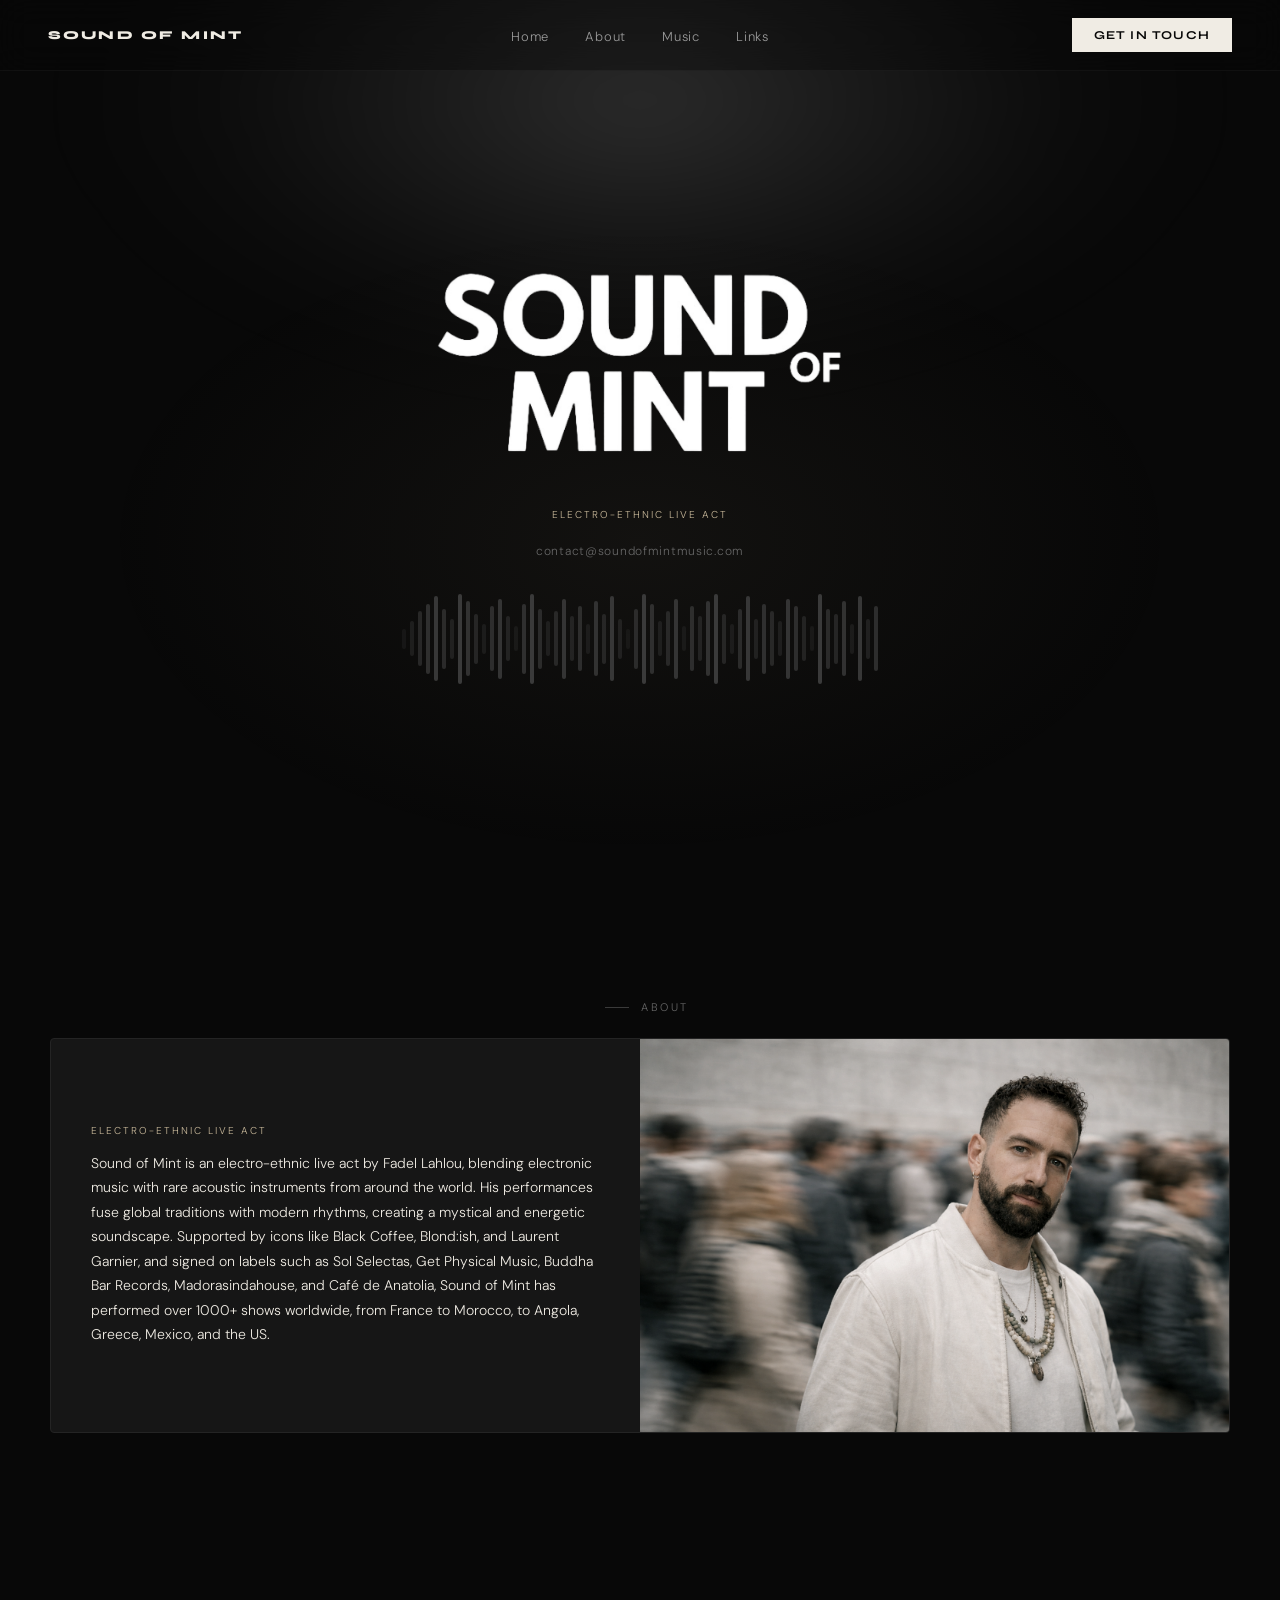
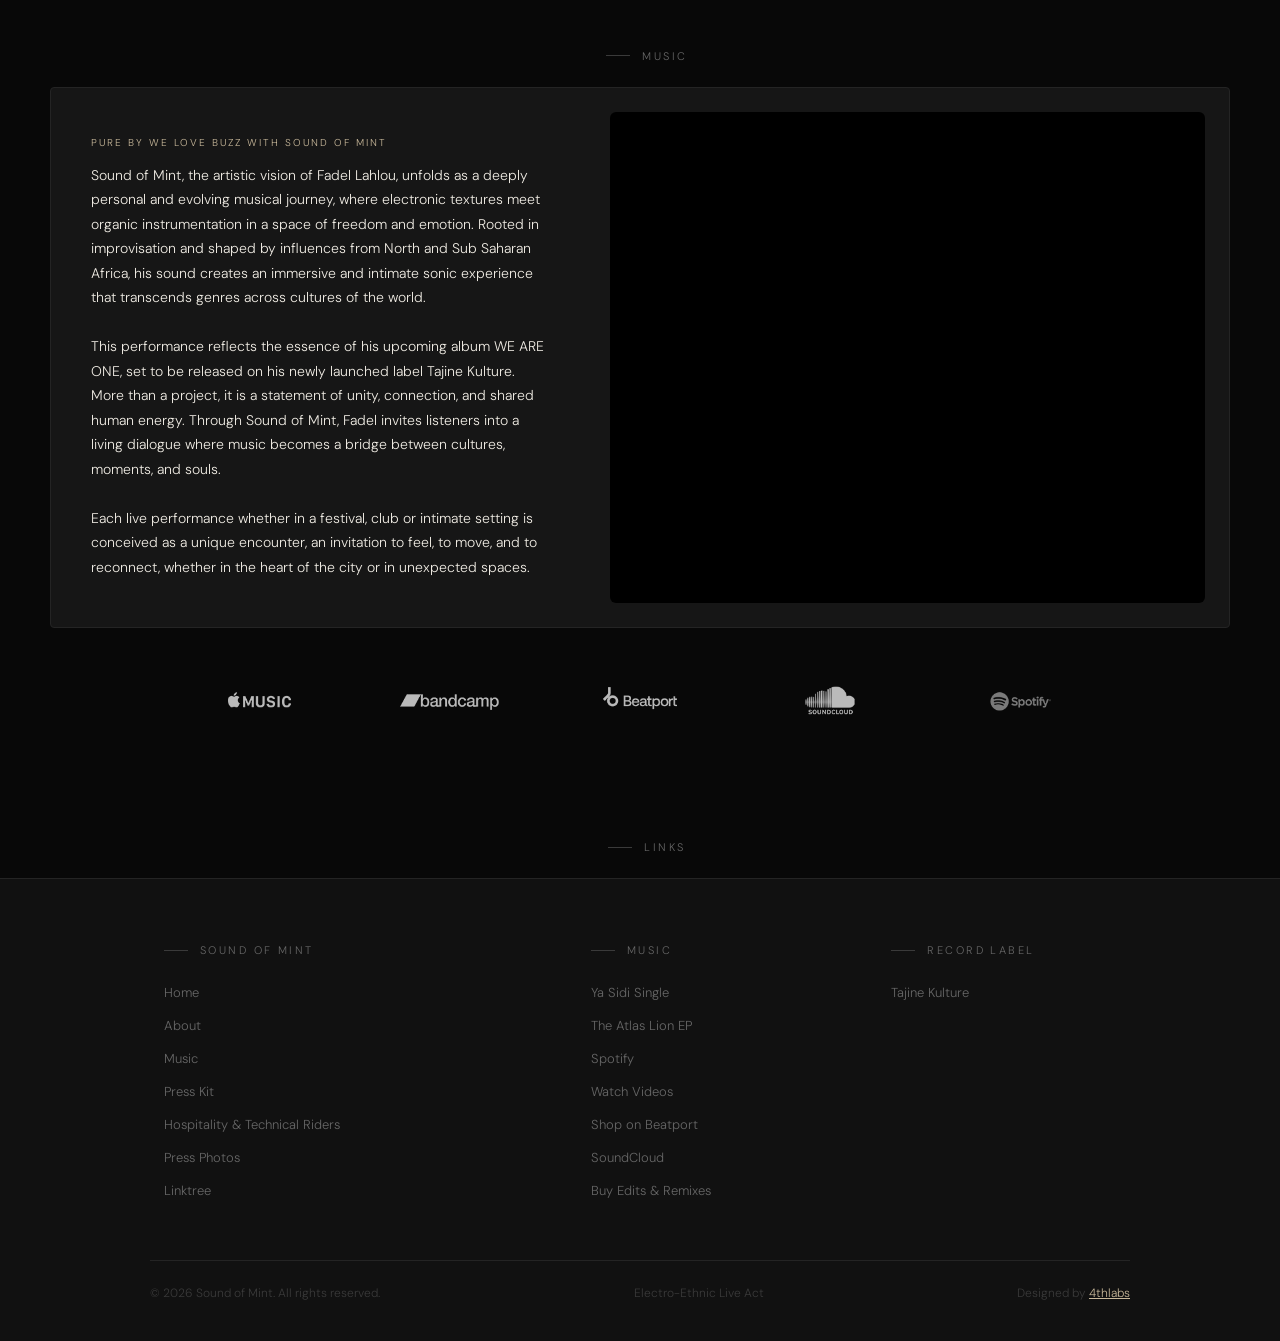
<file: index.html>
<!DOCTYPE html>
<html lang="en">
<head>
  <meta charset="UTF-8">
  <meta name="viewport" content="width=device-width, initial-scale=1.0">
  <title>Sound of Mint - Electro-Ethnic Live Act</title>
  <link rel="preconnect" href="https://fonts.googleapis.com">
  <link href="https://fonts.googleapis.com/css2?family=Bebas+Neue&family=Syne:wght@400;600;700;800&family=DM+Sans:wght@300;400;500&display=swap" rel="stylesheet">

  <style>
    :root {
      --black: #080808;
      --dark: #111111;
      --card: #161616;
      --border: #242424;
      --muted: #3a3a3a;
      --text-dim: #666;
      --text-mid: #999;
      --text: #cccccc;
      --white: #f0ece4;
      --accent: #c8b89a;
      --accent2: #a89070;
    }

    * { margin: 0; padding: 0; box-sizing: border-box; }
    html { scroll-behavior: smooth; }

    body {
      background: var(--black);
      color: var(--text);
      font-family: 'DM Sans', sans-serif;
      font-weight: 300;
      overflow-x: hidden;
    }

    .top-light {
      position: fixed;
      top: 0;
      left: 0;
      width: 100%;
      height: 400px;
      pointer-events: none;
      z-index: 0;
      overflow: hidden;
    }

    .top-light::before {
      content: "";
      position: absolute;
      top: -200px;
      left: 50%;
      transform: translateX(-50%);
      width: 1200px;
      height: 600px;
      background: radial-gradient(
        ellipse at center,
        rgba(255,255,255,0.15) 0%,
        rgba(255,255,255,0.08) 25%,
        rgba(255,255,255,0.02) 50%,
        transparent 70%
      );
      filter: blur(40px);
      animation: shineMove 8s ease-in-out infinite;
    }

    @keyframes shineMove {
      0% { transform: translateX(-50%) scale(1); opacity: 0.6; }
      50% { transform: translateX(-48%) scale(1.05); opacity: 1; }
      100% { transform: translateX(-52%) scale(1); opacity: 0.6; }
    }

    nav {
      position: fixed;
      top: 0;
      left: 0;
      right: 0;
      z-index: 1000;
      display: flex;
      align-items: center;
      justify-content: space-between;
      padding: 18px 48px;
      backdrop-filter: blur(16px);
      border-bottom: 1px solid rgba(255,255,255,0.04);
      background: rgba(8, 8, 8, 0.35);
    }

    .nav-logo {
      font-family: 'Syne', sans-serif;
      font-weight: 800;
      font-size: 12px;
      letter-spacing: 0.18em;
      text-transform: uppercase;
      color: var(--white);
      text-decoration: none;
      white-space: nowrap;
    }

    .nav-links {
      display: flex;
      gap: 36px;
      list-style: none;
      position: absolute;
      left: 50%;
      transform: translateX(-50%);
    }

    .nav-links a {
      font-family: 'DM Sans', sans-serif;
      font-size: 13px;
      color: var(--text-mid);
      text-decoration: none;
      letter-spacing: 0.06em;
      transition: color 0.2s;
    }

    .nav-links a:hover { color: var(--white); }

    .nav-actions {
      display: flex;
      align-items: center;
      gap: 14px;
    }

    .nav-cta {
      font-family: 'Syne', sans-serif;
      font-size: 12px;
      font-weight: 700;
      letter-spacing: 0.1em;
      text-transform: uppercase;
      color: var(--black);
      background: var(--white);
      border: none;
      padding: 10px 22px;
      cursor: pointer;
      transition: background 0.2s, color 0.2s;
    }

    .nav-cta:hover { background: var(--accent); }

    .menu-toggle {
      display: none;
      width: 42px;
      height: 42px;
      border: 1px solid var(--border);
      background: rgba(255,255,255,0.03);
      color: var(--white);
      cursor: pointer;
      align-items: center;
      justify-content: center;
      padding: 0;
    }

    .menu-toggle span,
    .menu-toggle::before,
    .menu-toggle::after {
      content: "";
      display: block;
      width: 18px;
      height: 1.5px;
      background: var(--white);
      transition: transform 0.25s ease, opacity 0.25s ease;
      position: absolute;
    }

    .menu-toggle span { transform: translateY(0); }
    .menu-toggle::before { transform: translateY(-6px); }
    .menu-toggle::after { transform: translateY(6px); }

    .menu-toggle.active span { opacity: 0; }
    .menu-toggle.active::before { transform: rotate(45deg); }
    .menu-toggle.active::after { transform: rotate(-45deg); }

    .mobile-menu {
      display: none;
      position: fixed;
      top: 79px;
      left: 16px;
      right: 16px;
      z-index: 999;
      background: rgba(17, 17, 17, 0.98);
      border: 1px solid var(--border);
      padding: 18px;
    }

    .mobile-menu.open { display: block; }

    .mobile-menu a {
      display: block;
      color: var(--white);
      text-decoration: none;
      font-size: 14px;
      padding: 14px 4px;
      border-bottom: 1px solid rgba(255,255,255,0.06);
    }

    .mobile-menu a:last-child { border-bottom: none; }

    section {
      position: relative;
      z-index: 1;
      padding: 100px 48px;
    }

    .hero {
      min-height: 100vh;
      display: flex;
      flex-direction: column;
      align-items: center;
      justify-content: center;
      text-align: center;
      padding: 120px 24px 80px;
      position: relative;
      overflow: hidden;
    }

    .hero::before {
      content: '';
      position: absolute;
      inset: 0;
      background: radial-gradient(ellipse 60% 50% at 50% 60%, rgba(200,184,154,0.06) 0%, transparent 70%);
      pointer-events: none;
    }

    .hero-logo {
      display: block;
      margin: 0 auto 40px auto;
      max-width: 420px;
      width: 80%;
      height: auto;
      position: relative;
      z-index: 1;
    }

    .service-tag {
      font-family: 'DM Sans', sans-serif;
      font-size: 10px;
      letter-spacing: 0.2em;
      text-transform: uppercase;
      color: var(--accent);
      margin-bottom: 14px;
      position: relative;
      z-index: 1;
    }

    .hero-email {
      font-size: 12px;
      color: var(--text-dim);
      letter-spacing: 0.06em;
      margin-top: 8px;
      position: relative;
      z-index: 1;
    }

    .waveform-wrap {
      width: 100%;
      max-width: 700px;
      margin: 40px auto 0;
      display: flex;
      align-items: center;
      justify-content: center;
      gap: 4px;
      height: 80px;
      position: relative;
      z-index: 1;
    }

    .waveform-wrap .bar {
      width: 4px;
      border-radius: 2px;
      background: var(--muted);
      animation: wavePulse 1.4s ease-in-out infinite;
      transform-origin: bottom;
    }

    @keyframes wavePulse {
      0%, 100% { transform: scaleY(0.3); opacity: 0.4; }
      50% { transform: scaleY(1); opacity: 1; }
    }

    .section-label {
      font-family: 'DM Sans', sans-serif;
      font-size: 11px;
      letter-spacing: 0.22em;
      text-transform: uppercase;
      color: var(--text-dim);
      margin-bottom: 24px;
      display: flex;
      align-items: center;
      gap: 12px;
      padding-left: 14px;
    }

    .section-label::before {
      content: "";
      width: 24px;
      height: 1px;
      background: var(--muted);
    }

    .services-inner {
      max-width: 1180px;
      margin: 0 auto;
    }

    .service-card {
      display: grid;
      grid-template-columns: 1fr 1fr;
      background: var(--card);
      border: 1px solid var(--border);
      border-radius: 4px;
      overflow: hidden;
      transition: border-color 0.3s;
      margin-bottom: 16px;
    }

    .service-card:hover { border-color: var(--accent2); }

    .service-content {
      padding: 48px 40px;
      display: flex;
      flex-direction: column;
      justify-content: center;
      max-width: 620px;
    }

    .service-card p {
      font-size: 14px;
      color: var(--white);
      line-height: 1.75;
      margin-bottom: 0;
    }

    .service-image {
      position: relative;
      overflow: hidden;
    }

    .service-image img {
      width: 100%;
      height: 100%;
      object-fit: cover;
      display: block;
      filter: grayscale(30%) contrast(1.1);
      transition: transform 0.5s;
    }

    .music-feature {
      grid-template-columns: 1fr 1.2fr;
      align-items: stretch;
    }

    .music-video-wrap {
      display: flex;
      align-items: stretch;
      justify-content: center;
      padding: 24px;
      min-height: 100%;
    }

    .video-frame {
      width: 100%;
      height: 100%;
      min-height: 420px;
      background: #000;
      border-radius: 6px;
      overflow: hidden;
    }

    .video-frame iframe {
      width: 100%;
      height: 100%;
      border: 0;
      display: block;
    }

    .logos-row {
      max-width: 1180px;
      margin: 28px auto 0;
      display: flex;
      justify-content: center;
      align-items: center;
      gap: 64px;
      flex-wrap: wrap;
      padding: 18px 0 0;
    }

    .logos-row a {
      display: flex;
      align-items: center;
      justify-content: center;
      text-decoration: none;
    }

    .logos-row img.logo-item {
      height: 56px;
      width: auto;
      max-width: 160px;
      display: block;
      object-fit: contain;
      opacity: 0.72;
      filter: grayscale(100%);
      transition: opacity 0.25s ease, filter 0.25s ease, transform 0.25s ease;
    }

    .logos-row img.logo-item:hover {
      opacity: 1;
      filter: grayscale(0%);
      transform: scale(1.06);
    }

    footer {
      position: relative;
      z-index: 1;
      background: var(--dark);
      border-top: 1px solid var(--border);
      padding: 64px 48px 40px;
    }

    .footer-inner {
      max-width: 980px;
      margin: 0 auto;
      display: grid;
      grid-template-columns: 1.5fr 1fr 1fr;
      gap: 48px;
      margin-bottom: 48px;
    }

    .footer-col ul {
      list-style: none;
      padding-left: 14px;
    }

    .footer-col ul li {
      margin-bottom: 12px;
    }

    .footer-col ul li a {
      font-size: 13px;
      color: var(--text-dim);
      text-decoration: none;
      transition: color 0.2s;
    }

    .footer-col ul li a:hover { color: var(--white); }

    .footer-bottom {
      max-width: 980px;
      margin: 0 auto;
      padding-top: 24px;
      border-top: 1px solid var(--border);
      display: flex;
      justify-content: space-between;
      align-items: center;
      gap: 12px;
      flex-wrap: wrap;
    }

    .footer-bottom p {
      font-size: 12px;
      color: var(--muted);
    }

    .fade-up {
      opacity: 0;
      transform: translateY(30px);
      transition: opacity 0.7s ease, transform 0.7s ease;
    }

    .fade-up.visible {
      opacity: 1;
      transform: translateY(0);
    }

    @media (max-width: 1024px) {
      nav { padding: 18px 24px; }

      .nav-links {
        gap: 26px;
      }

      .hero-logo { max-width: 340px; }

      .logos-row { gap: 42px; }

      .logos-row img.logo-item {
        height: 48px;
        max-width: 145px;
      }
    }

    @media (max-width: 900px) {
      .nav-links {
        display: none;
      }

      .menu-toggle {
        display: inline-flex;
        position: relative;
      }

      .service-card,
      .music-feature {
        grid-template-columns: 1fr;
      }

      .service-content {
        max-width: 100%;
        padding: 32px 24px 20px;
      }

      .music-video-wrap {
        padding: 0 24px 24px;
        margin-top: 0;
      }

      .video-frame {
        width: 100%;
        min-height: auto;
        aspect-ratio: 16 / 9;
        border-radius: 10px;
        overflow: hidden;
      }

      .video-frame iframe {
        width: 100%;
        height: 100%;
        display: block;
      }

      .logos-row {
        gap: 28px;
        padding-top: 24px;
      }

      .logos-row img.logo-item {
        height: 40px;
        max-width: 130px;
      }

      .footer-inner {
        grid-template-columns: 1fr;
        gap: 28px;
      }

      .footer-bottom {
        justify-content: center;
        text-align: center;
      }
    }

    @media (max-width: 768px) {
      nav {
        padding: 16px 20px;
      }

      section {
        padding: 64px 20px;
      }

      footer {
        padding: 48px 20px 32px;
      }

      .hero {
        min-height: auto;
        padding: 140px 20px 90px;
      }

      .hero-logo {
        max-width: 260px;
        width: 85%;
      }

      .nav-logo {
        max-width: 150px;
        overflow: hidden;
        text-overflow: ellipsis;
      }

      .nav-cta {
        padding: 10px 16px;
        font-size: 11px;
      }

      .waveform-wrap {
        height: 64px;
        gap: 3px;
      }

      .waveform-wrap .bar {
        width: 3px;
      }
    }

    @media (max-width: 520px) {
      .service-content {
        padding: 28px 20px 18px;
      }

      .music-video-wrap {
        padding: 0 20px 20px;
      }

      .video-frame {
        border-radius: 8px;
      }

      .logos-row {
        gap: 22px;
      }

      .logos-row img.logo-item {
        height: 34px;
        max-width: 110px;
      }

      .hero-email {
        font-size: 11px;
      }

      .nav-logo {
        font-size: 10px;
        letter-spacing: 0.14em;
      }
    }
  </style>
</head>
<body>
  <div class="top-light"></div>

  <nav>
    <a href="#home" class="nav-logo">Sound of Mint</a>

    <ul class="nav-links">
      <li><a href="#home">Home</a></li>
      <li><a href="#services">About</a></li>
      <li><a href="#about">Music</a></li>
      <li><a href="#contact">Links</a></li>
    </ul>

    <div class="nav-actions">
      <a href="mailto:contact@soundofmintmusic.com">
        <button class="nav-cta">Get in touch</button>
      </a>
      <button class="menu-toggle" id="menuToggle" aria-label="Open menu">
        <span></span>
      </button>
    </div>
  </nav>

  <div class="mobile-menu" id="mobileMenu">
    <a href="#home">Home</a>
    <a href="#services">About</a>
    <a href="#about">Music</a>
    <a href="#contact">Links</a>
  </div>

  <section class="hero" id="home">
    <img src="logo.png" alt="Sound of Mint Logo" class="hero-logo">
    <div class="service-tag">Electro-Ethnic Live Act</div>
    <p class="hero-email">contact@soundofmintmusic.com</p>
    <div class="waveform-wrap" id="waveform"></div>
  </section>

  <section class="services" id="services">
    <div class="services-inner">
      <div style="text-align:center; margin-bottom:16px;">
        <div class="section-label" style="justify-content:center">About</div>
      </div>

      <div class="service-card fade-up">
        <div class="service-content">
          <div class="service-tag">Electro-ethnic live act</div>
          <p>Sound of Mint is an electro-ethnic live act by Fadel Lahlou, blending electronic music with rare acoustic instruments from around the world. His performances fuse global traditions with modern rhythms, creating a mystical and energetic soundscape. Supported by icons like Black Coffee, Blond:ish, and Laurent Garnier, and signed on labels such as Sol Selectas, Get Physical Music, Buddha Bar Records, Madorasindahouse, and Café de Anatolia, Sound of Mint has performed over 1000+ shows worldwide, from France to Morocco, to Angola, Greece, Mexico, and the US.</p>
        </div>
        <div class="service-image">
          <img src="hero.jpg" alt="Sound of Mint live performance">
        </div>
      </div>
    </div>
  </section>

  <section class="services" id="about">
    <div class="services-inner">
      <div style="text-align:center; margin-bottom:16px;">
        <div class="section-label" style="justify-content:center">Music</div>
      </div>

      <div class="service-card music-feature fade-up">
        <div class="service-content">
          <div class="service-tag">PURE by We Love Buzz with Sound of Mint</div>
          <p>Sound of Mint, the artistic vision of Fadel Lahlou, unfolds as a deeply personal and evolving musical journey, where electronic textures meet organic instrumentation in a space of freedom and emotion. Rooted in improvisation and shaped by influences from North and Sub Saharan Africa, his sound creates an immersive and intimate sonic experience that transcends genres across cultures of the world.<br><br>This performance reflects the essence of his upcoming album WE ARE ONE, set to be released on his newly launched label Tajine Kulture. More than a project, it is a statement of unity, connection, and shared human energy. Through Sound of Mint, Fadel invites listeners into a living dialogue where music becomes a bridge between cultures, moments, and souls.<br><br>Each live performance whether in a festival, club or intimate setting is conceived as a unique encounter, an invitation to feel, to move, and to reconnect, whether in the heart of the city or in unexpected spaces.</p>
        </div>

        <div class="music-video-wrap">
          <div class="video-frame">
            <iframe
              src="https://www.youtube.com/embed/8LpdvFeekeY"
              title="Sound of Mint live performance"
              allow="accelerometer; autoplay; clipboard-write; encrypted-media; gyroscope; picture-in-picture; web-share"
              allowfullscreen>
            </iframe>
          </div>
        </div>
      </div>
    </div>

    <div class="logos-row fade-up">
      <a href="https://music.apple.com/ke/artist/sound-of-mint/1411194972" target="_blank" rel="noopener noreferrer">
        <img src="04.png" alt="Apple Music" class="logo-item">
      </a>
      <a href="https://soundofmintmusic.bandcamp.com/" target="_blank" rel="noopener noreferrer">
        <img src="05.png" alt="Bandcamp" class="logo-item">
      </a>
      <a href="https://www.beatport.com/artist/sound-of-mint/702845" target="_blank" rel="noopener noreferrer">
        <img src="01.png" alt="Beatport" class="logo-item">
      </a>
      <a href="https://soundcloud.com/soundofmint" target="_blank" rel="noopener noreferrer">
        <img src="02.png" alt="SoundCloud" class="logo-item">
      </a>
      <a href="https://open.spotify.com/artist/1YTxtF8PYrZhWBdqUE9cHz" target="_blank" rel="noopener noreferrer">
        <img src="03.png" alt="Spotify" class="logo-item">
      </a>
    </div>
  </section>

  <div class="section-label" style="justify-content:center; margin-top: 10px;">Links</div>

  <footer id="contact">
    <div class="footer-inner">
      <div class="footer-col">
        <div class="section-label">Sound Of Mint</div>
        <ul>
          <li><a href="#home">Home</a></li>
          <li><a href="#services">About</a></li>
          <li><a href="#about">Music</a></li>
          <li><a href="https://drive.google.com/file/d/1GpApJuXbSdmdc8OFf8siFNw6F5D_HE8t/view?usp=sharing" target="_blank" rel="noopener noreferrer">Press Kit</a></li>
          <li><a href="https://drive.google.com/file/d/1LZKRAzUgIjfoCQW5UX3ru77fpAxwXwbL/view?usp=sharing" target="_blank" rel="noopener noreferrer">Hospitality &amp; Technical Riders</a></li>
          <li><a href="https://drive.google.com/drive/folders/1nNVYVnE0pycTL1Z7ijqHSWZgT1RyrKRi?usp=drive_link" target="_blank" rel="noopener noreferrer">Press Photos</a></li>
          <li><a href="https://linktr.ee/soundofmint" target="_blank" rel="noopener noreferrer">Linktree</a></li>
        </ul>
      </div>

      <div class="footer-col">
        <div class="section-label">Music</div>
        <ul>
          <li><a href="https://open.spotify.com/intl-fr/track/17MjOXRybmMvTm58b5TmzV?go=1&sp_cid=df1e1520c1986a78eb1cc0985dfddef9&utm_source=embed_player_p&utm_medium=desktop&nd=1&dlsi=702f5c40b3014b10" target="_blank" rel="noopener noreferrer">Ya Sidi Single</a></li>
          <li><a href="https://open.spotify.com/intl-fr/album/0NRW2pPUqCVRHHlej2vqKA?go=1&sp_cid=03b7bec1929d04d001e992c3f077e9e5&utm_source=embed_player_p&utm_medium=desktop&nd=1&dlsi=1dd5ed417dfe4791" target="_blank" rel="noopener noreferrer">The Atlas Lion EP</a></li>
          <li><a href="https://open.spotify.com/artist/1YTxtF8PYrZhWBdqUE9cHz" target="_blank" rel="noopener noreferrer">Spotify</a></li>
          <li><a href="https://www.youtube.com/c/SoundOfMint" target="_blank" rel="noopener noreferrer">Watch Videos</a></li>
          <li><a href="https://www.beatport.com/artist/sound-of-mint/702845" target="_blank" rel="noopener noreferrer">Shop on Beatport</a></li>
          <li><a href="https://soundcloud.com/soundofmint" target="_blank" rel="noopener noreferrer">SoundCloud</a></li>
          <li><a href="http://soundofmintmusic.bandcamp.com/" target="_blank" rel="noopener noreferrer">Buy Edits &amp; Remixes</a></li>
        </ul>
      </div>

      <div class="footer-col">
        <div class="section-label">Record Label</div>
        <ul>
          <li><a href="https://tajinekulture.com" target="_blank" rel="noopener noreferrer">Tajine Kulture</a></li>
        </ul>
      </div>
    </div>

    <div class="footer-bottom">
      <p>© 2026 Sound of Mint. All rights reserved.</p>
      <p>Electro-Ethnic Live Act</p>
      <p>Designed by <a href="https://4thlabs.online" target="_blank" rel="noopener noreferrer" style="color:#c8b89a;">4thlabs</a></p>
    </div>
  </footer>

  <script>
    const wf = document.getElementById('waveform');
    const heights = [20,35,55,70,85,60,40,90,75,50,30,65,80,45,25,70,90,60,35,55,80,45,65,30,75,50,85,40,20,60,90,70,35,55,80,25,65,45,75,90,50,30,60,85,40,70,55,35,80,65,45,25,90,60,50,75,30,85,40,65];

    heights.forEach((h, i) => {
      const bar = document.createElement('div');
      bar.className = 'bar';
      bar.style.height = h + 'px';
      bar.style.animationDelay = (i * 0.05) + 's';
      bar.style.opacity = Math.max(0.2, h / 90);
      wf.appendChild(bar);
    });

    const observer = new IntersectionObserver((entries) => {
      entries.forEach(e => {
        if (e.isIntersecting) e.target.classList.add('visible');
      });
    }, { threshold: 0.15 });

    document.querySelectorAll('.fade-up').forEach(el => observer.observe(el));

    window.addEventListener('scroll', () => {
      const nav = document.querySelector('nav');
      nav.style.borderBottomColor = window.scrollY > 50
        ? 'rgba(255,255,255,0.07)'
        : 'rgba(255,255,255,0.04)';
    });

    const menuToggle = document.getElementById('menuToggle');
    const mobileMenu = document.getElementById('mobileMenu');

    menuToggle.addEventListener('click', () => {
      menuToggle.classList.toggle('active');
      mobileMenu.classList.toggle('open');
    });

    document.querySelectorAll('.mobile-menu a').forEach(link => {
      link.addEventListener('click', () => {
        menuToggle.classList.remove('active');
        mobileMenu.classList.remove('open');
      });
    });
  </script>
</body>
</html>
</file>
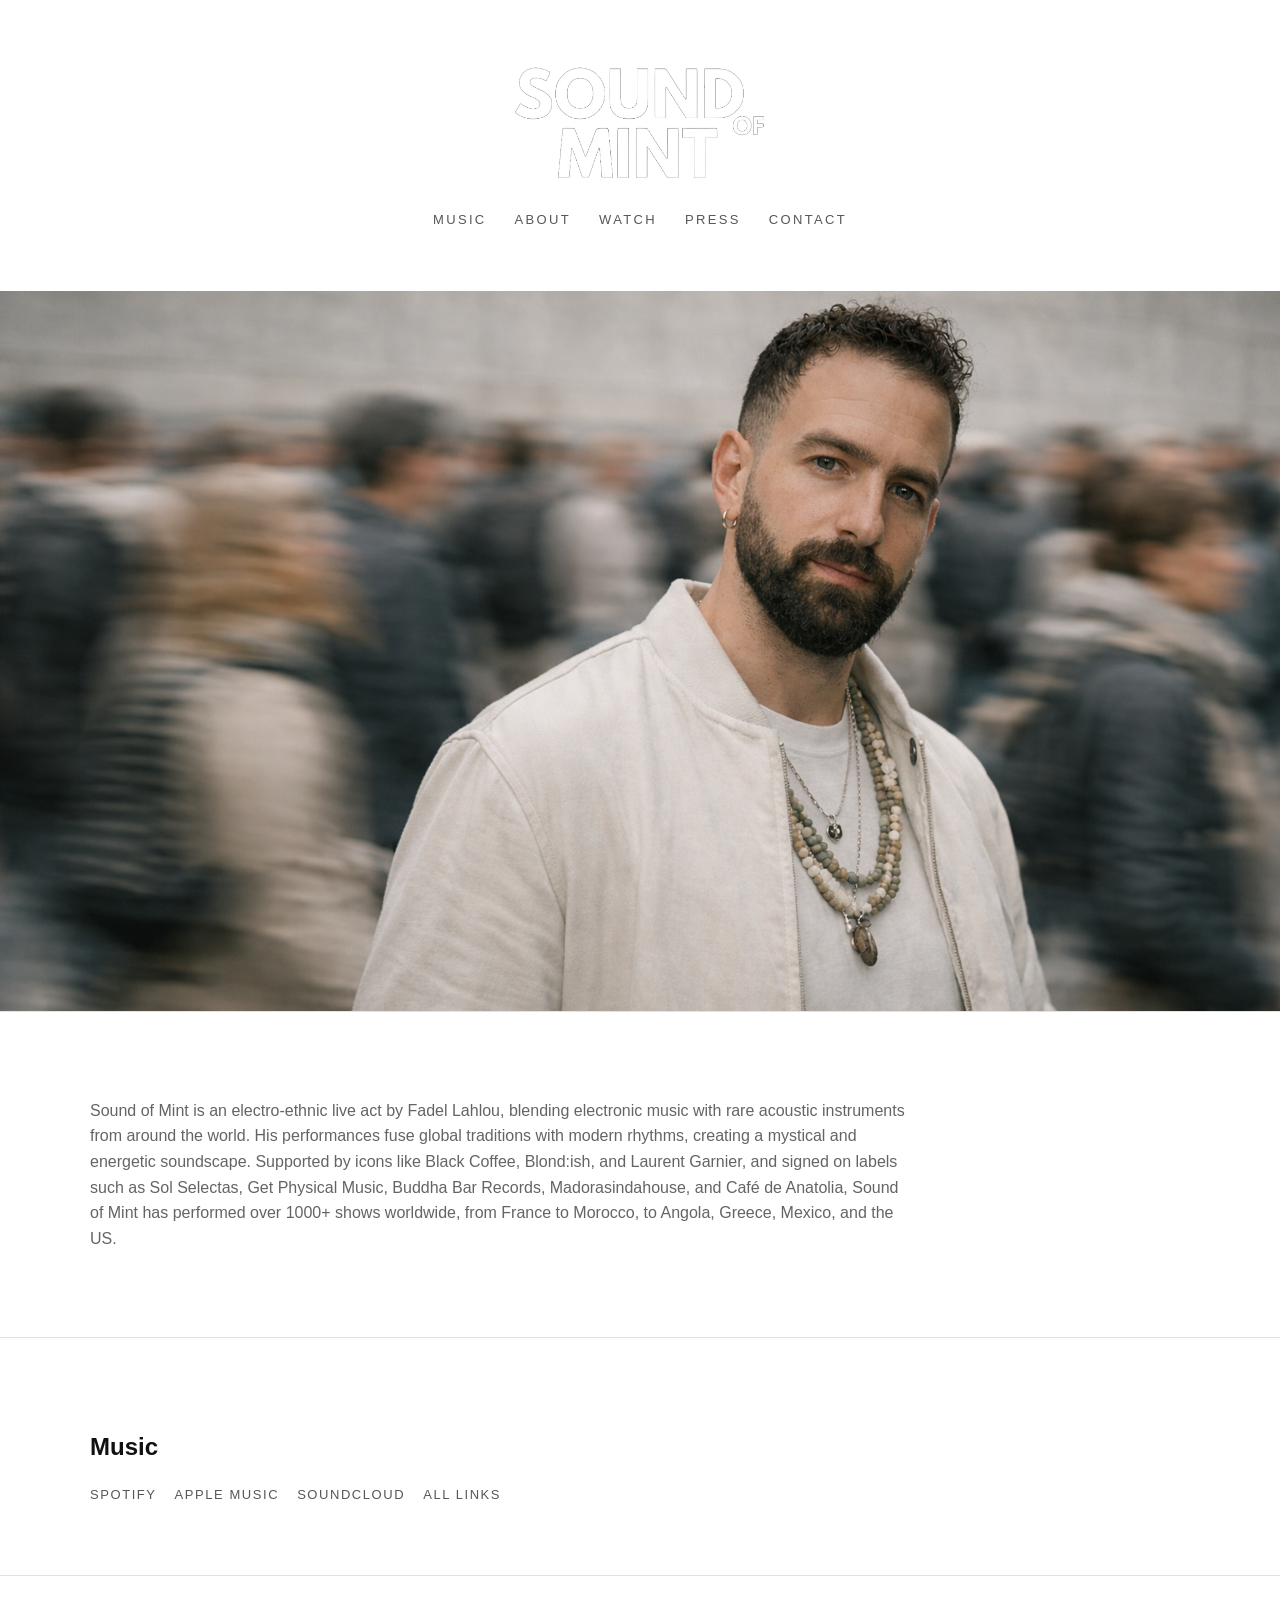
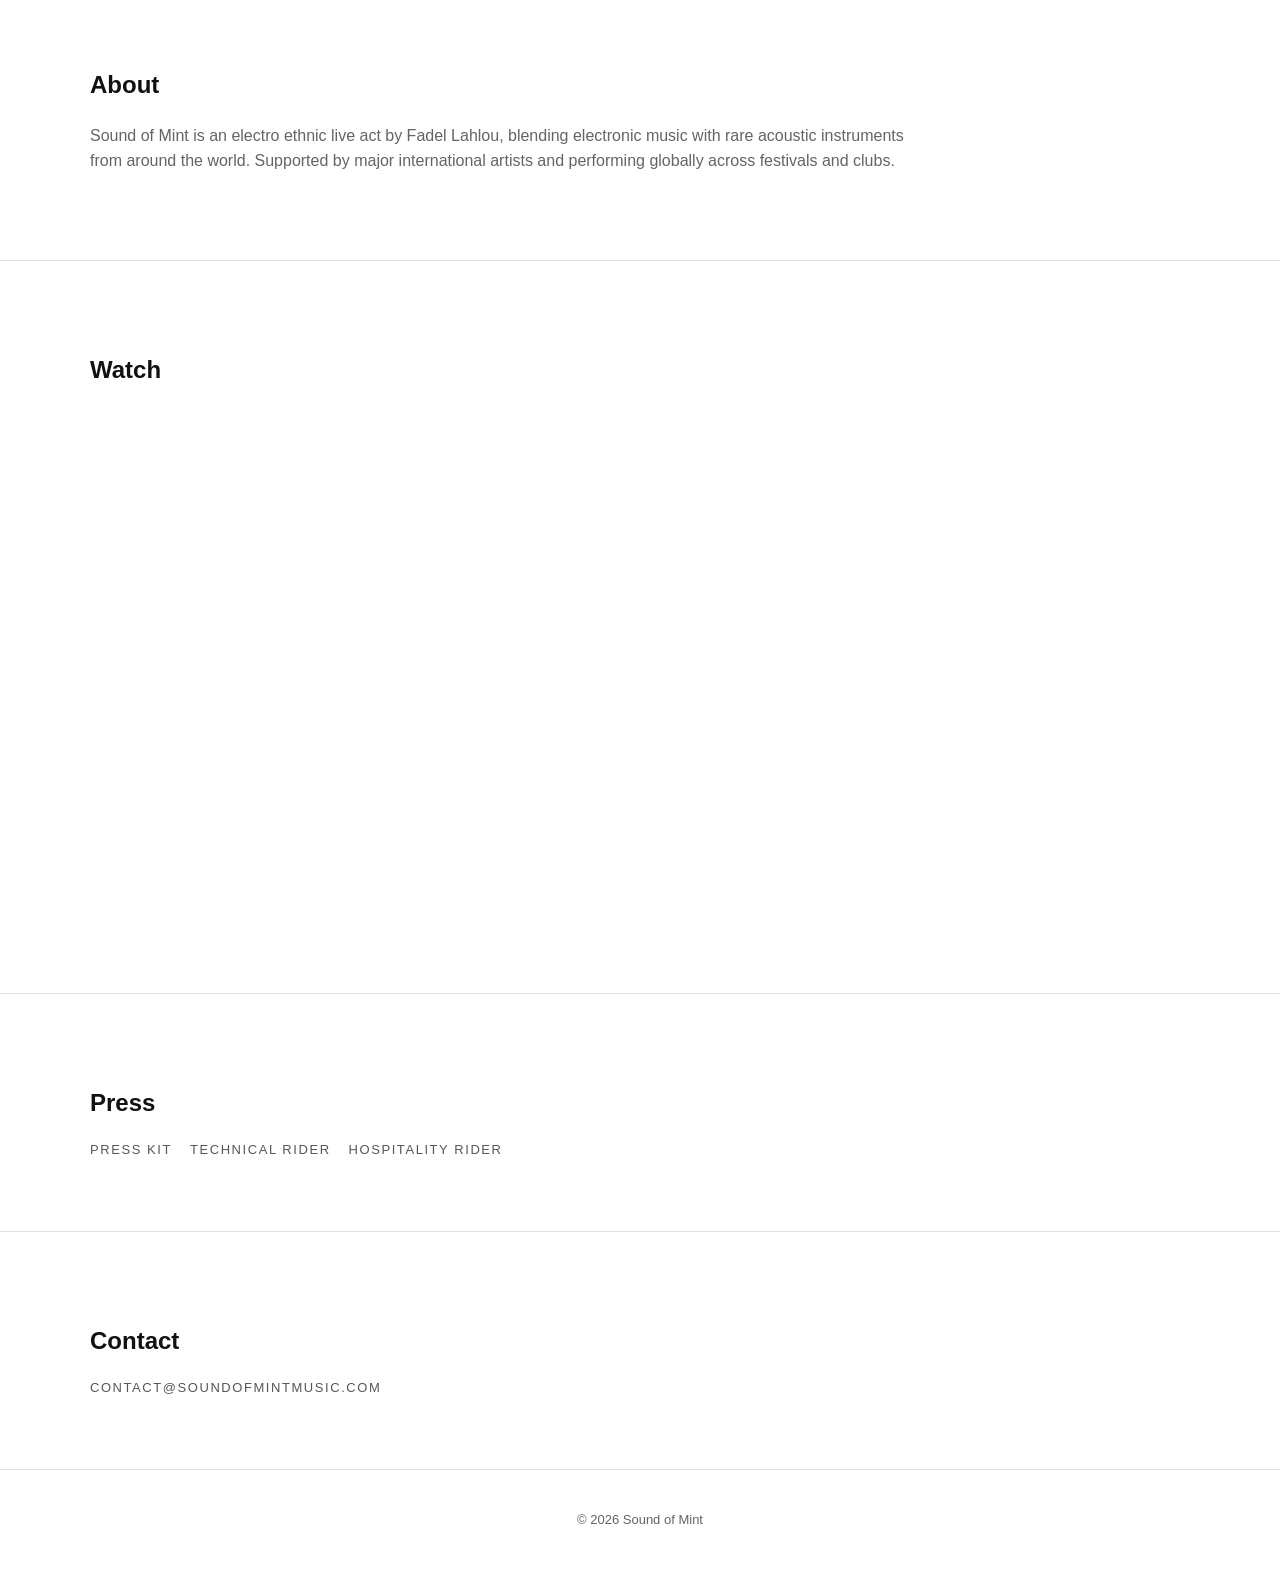
<file: index00.html>
<!doctype html>
<html lang="en">
<head>
<meta charset="utf-8">
<meta name="viewport" content="width=device-width, initial-scale=1">
<title>Sound of Mint</title>

<style>
:root{
  --bg:#ffffff;
  --text:#111111;
  --muted:rgba(17,17,17,.65);
  --line:rgba(17,17,17,.12);
  --max:1100px;
}

*{box-sizing:border-box}
body{
  margin:0;
  font-family: -apple-system,BlinkMacSystemFont,"Segoe UI",Roboto,Helvetica,Arial,sans-serif;
  background:var(--bg);
  color:var(--text);
  line-height:1.6;
}

img{max-width:100%;display:block}
a{text-decoration:none;color:inherit}

.container{
  width:min(var(--max), calc(100% - 60px));
  margin:0 auto;
}

/* HEADER */
.site-header{
  padding:60px 0 40px;
}

.header-center{
  display:flex;
  flex-direction:column;
  align-items:center;
  text-align:center;
  gap:22px;
}

.logo img{
  width:260px;
  height:auto;
}

.site-nav{
  display:flex;
  gap:28px;
  flex-wrap:wrap;
  justify-content:center;
}

.site-nav a{
  font-size:13px;
  letter-spacing:.18em;
  text-transform:uppercase;
  opacity:.7;
}

.site-nav a:hover{
  opacity:1;
}

/* HERO IMAGE */
.hero{
  margin-top:20px;
}

.hero img{
  width:100%;
  aspect-ratio:16/9;
  object-fit:cover;
}

/* SECTION */
.section{
  padding:70px 0;
  border-top:1px solid var(--line);
}

.section h2{
  font-size:24px;
  margin-bottom:18px;
}

.section p{
  color:var(--muted);
  max-width:820px;
}

.links{
  display:flex;
  gap:18px;
  flex-wrap:wrap;
  margin-top:16px;
}

.links a{
  font-size:13px;
  letter-spacing:.12em;
  text-transform:uppercase;
  opacity:.7;
}

.links a:hover{
  opacity:1;
}

/* VIDEO */
.video{
  margin-top:20px;
  max-width:900px;
}

.video iframe{
  width:100%;
  aspect-ratio:16/9;
  border:0;
}

/* GALLERY */
.gallery{
  display:grid;
  grid-template-columns:repeat(3,1fr);
  gap:12px;
  margin-top:20px;
}

.gallery img{
  aspect-ratio:1/1;
  object-fit:cover;
}

/* FOOTER */
footer{
  padding:40px 0;
  border-top:1px solid var(--line);
  text-align:center;
  font-size:13px;
  color:var(--muted);
}

@media(max-width:768px){
  .logo img{width:200px}
  .gallery{grid-template-columns:1fr}
}
</style>
</head>

<body>

<header class="site-header">
  <div class="container">
    <div class="header-center">
      <a href="#" class="logo">
        <img src="logo.png" alt="Sound of Mint">
      </a>

      <nav class="site-nav">
        <a href="#music">Music</a>
        <a href="#about">About</a>
        <a href="#watch">Watch</a>
        <a href="#press">Press</a>
        <a href="#contact">Contact</a>
      </nav>
    </div>
  </div>
</header>

<section class="hero">
  <img src="hero.jpg" alt="Sound of Mint Hero">
</section>

<section class="section bio-centered">
  <div class="container">
    <p class="bio-text">
      Sound of Mint is an electro-ethnic live act by Fadel Lahlou, blending electronic music with rare acoustic instruments from around the world. His performances fuse global traditions with modern rhythms, creating a mystical and energetic soundscape. Supported by icons like Black Coffee, Blond:ish, and Laurent Garnier, and signed on labels such as Sol Selectas, Get Physical Music, Buddha Bar Records, Madorasindahouse, and Café de Anatolia, Sound of Mint has performed over 1000+ shows worldwide, from France to Morocco, to Angola, Greece, Mexico, and the US.
    </p>
  </div>
</section>

<section class="section" id="music">
  <div class="container">
    <h2>Music</h2>
    <div class="links">
      <a href="https://open.spotify.com/artist/1YTxtF8PYrZhWBdqUE9cHz" target="_blank">Spotify</a>
      <a href="https://music.apple.com/ke/artist/sound-of-mint/1411194972" target="_blank">Apple Music</a>
      <a href="https://soundcloud.com/soundofmint" target="_blank">SoundCloud</a>
      <a href="https://linktr.ee/soundofmint" target="_blank">All Links</a>
    </div>
  </div>
</section>

<section class="section" id="about">
  <div class="container">
    <h2>About</h2>
    <p>
      Sound of Mint is an electro ethnic live act by Fadel Lahlou, blending electronic music with rare acoustic instruments from around the world. Supported by major international artists and performing globally across festivals and clubs.
    </p>
  </div>
</section>

<section class="section" id="watch">
  <div class="container">
    <h2>Watch</h2>
    <div class="video">
      <iframe src="https://www.youtube.com/embed/8LpdvFeekeY?start=857" allowfullscreen></iframe>
    </div>
  </div>
</section>

<section class="section" id="press">
  <div class="container">
    <h2>Press</h2>
    <div class="links">
      <a href="Sound-of-Mint-Press-Kit-2026.pdf" target="_blank">Press Kit</a>
      <a href="Sound-of-Mint-Technical-Rider-2026.pdf" target="_blank">Technical Rider</a>
      <a href="Sound-of-Mint-Hospitality-Rider-2026.pdf" target="_blank">Hospitality Rider</a>
    </div>
  </div>
</section>

<section class="section" id="contact">
  <div class="container">
    <h2>Contact</h2>
    <div class="links">
      <a href="mailto:contact@soundofmintmusic.com">contact@soundofmintmusic.com</a>
    </div>
  </div>
</section>

<footer>
  © <span id="year"></span> Sound of Mint
</footer>

<script>
document.getElementById("year").textContent = new Date().getFullYear();
</script>

</body>
</html>
</file>
